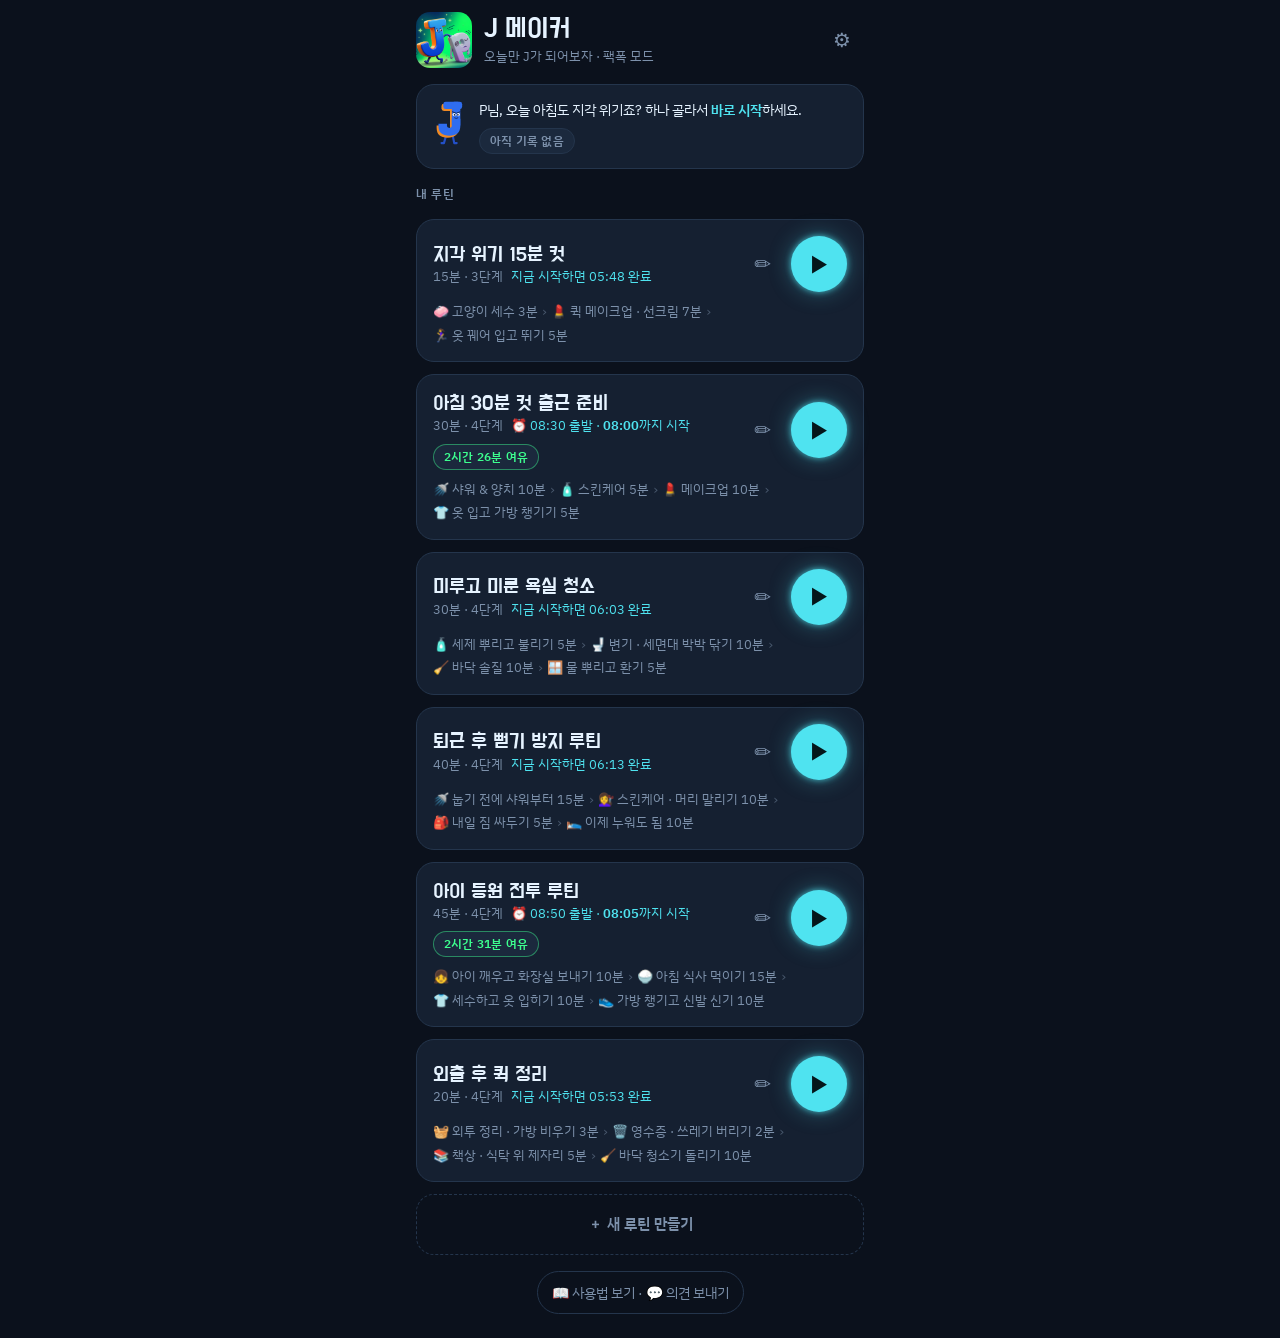
<file: index.html>
<!doctype html>
<html lang="ko" data-skin="neon">
<head>
<meta charset="utf-8">
<meta name="viewport" content="width=device-width, initial-scale=1, viewport-fit=cover">
<title>J 메이커</title>
<meta name="description" content="오늘만 J가 되어보자. 팩폭 알림으로 루틴을 끝까지 밀어주는 초 단위 루틴 타이머.">
<meta name="theme-color" content="#0b111c">
<meta name="apple-mobile-web-app-capable" content="yes">
<meta name="mobile-web-app-capable" content="yes">
<meta name="apple-mobile-web-app-status-bar-style" content="black-translucent">
<meta name="apple-mobile-web-app-title" content="J 메이커">
<link rel="manifest" href="manifest.webmanifest">
<link rel="icon" href="icons/icon-96.png">
<link rel="apple-touch-icon" href="icons/apple-touch-icon.png">
<link rel="preconnect" href="https://fonts.googleapis.com">
<link rel="preconnect" href="https://fonts.gstatic.com" crossorigin>
<link rel="stylesheet" href="https://fonts.googleapis.com/css2?family=Do+Hyeon&family=IBM+Plex+Sans+KR:wght@400;600&family=Jua&family=Press+Start+2P&display=swap">
<link rel="stylesheet" href="styles.css">
</head>
<body>
<!-- BODY:START -->
<main id="app" class="app" aria-live="polite"></main>
<div id="layer"></div>
<canvas id="confetti" hidden></canvas>
<!-- BODY:END -->
<script>window.JM_ICON = "icons/icon-192.png";</script>
<script src="media.js"></script>
<script src="app.js"></script>
<script>
  if ("serviceWorker" in navigator && location.protocol === "https:") {
    navigator.serviceWorker.register("sw.js").catch(function () {});
  }
</script>
</body>
</html>
</file>
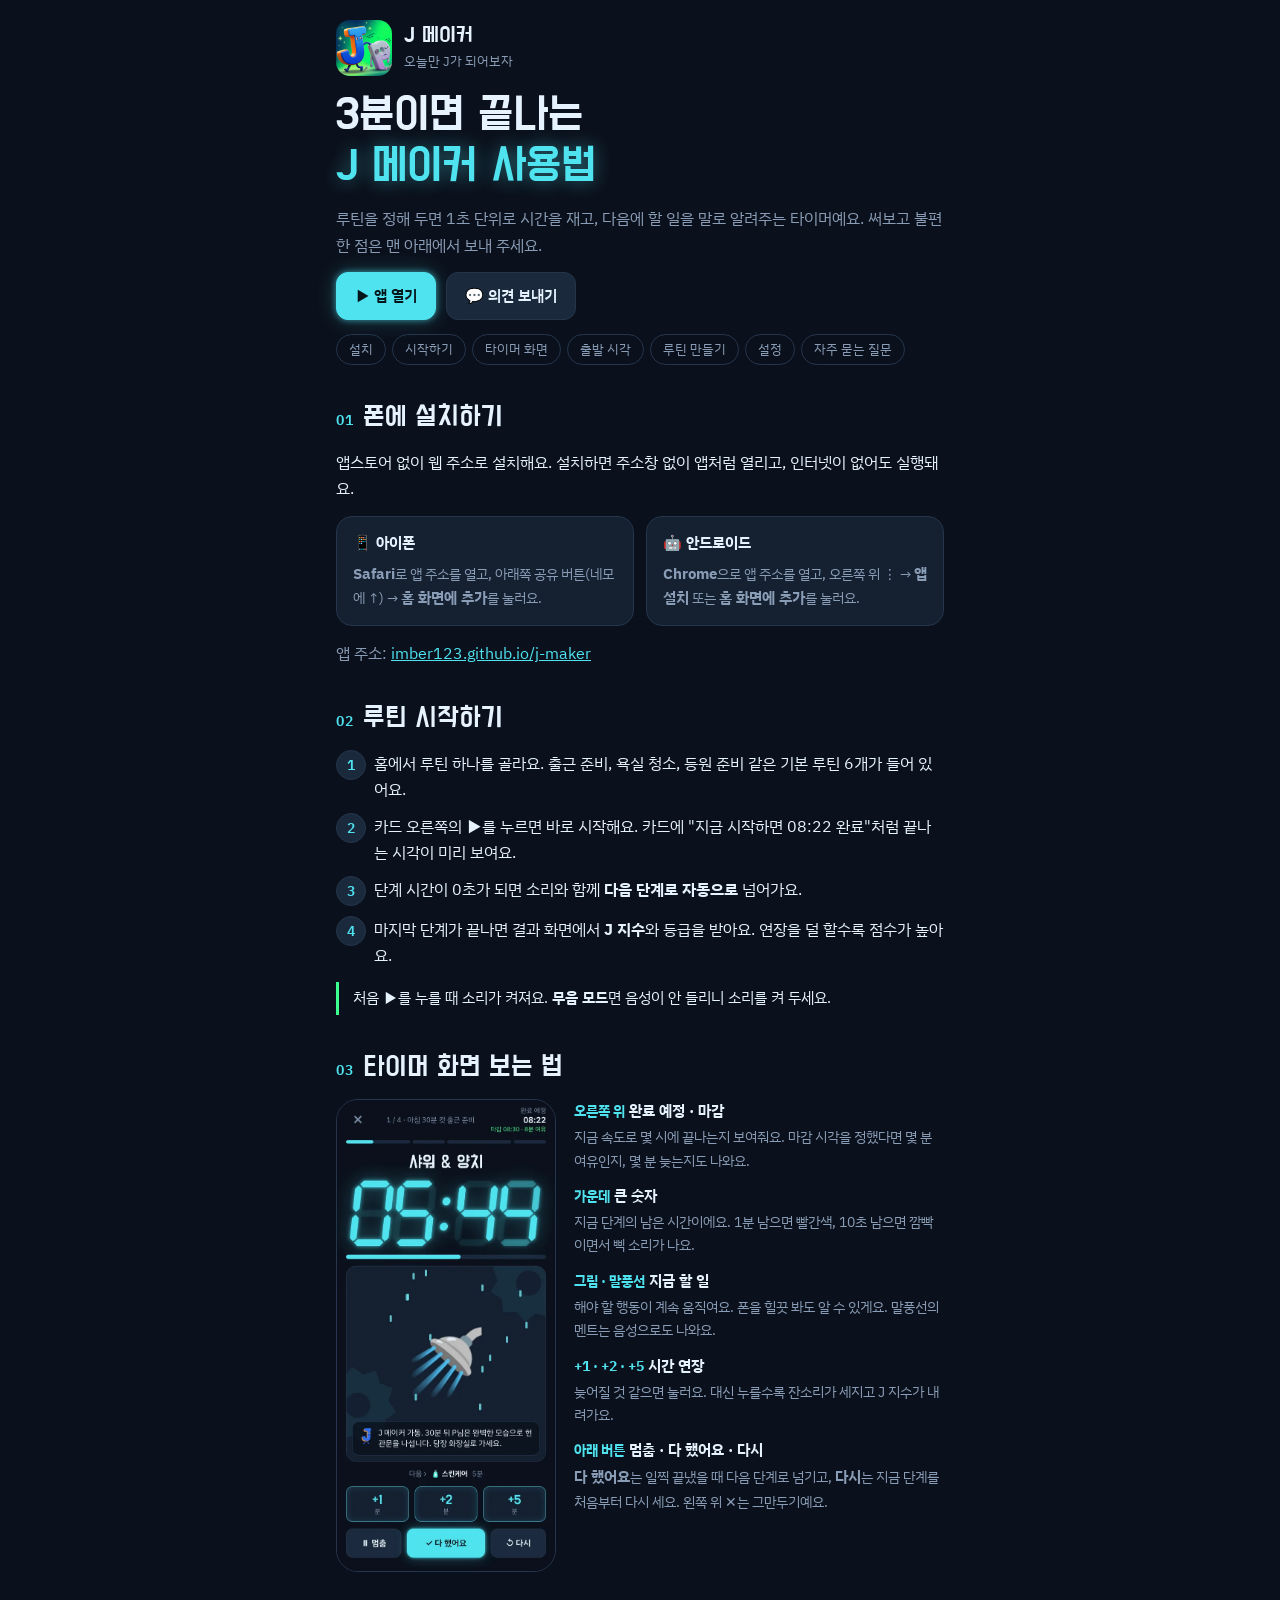
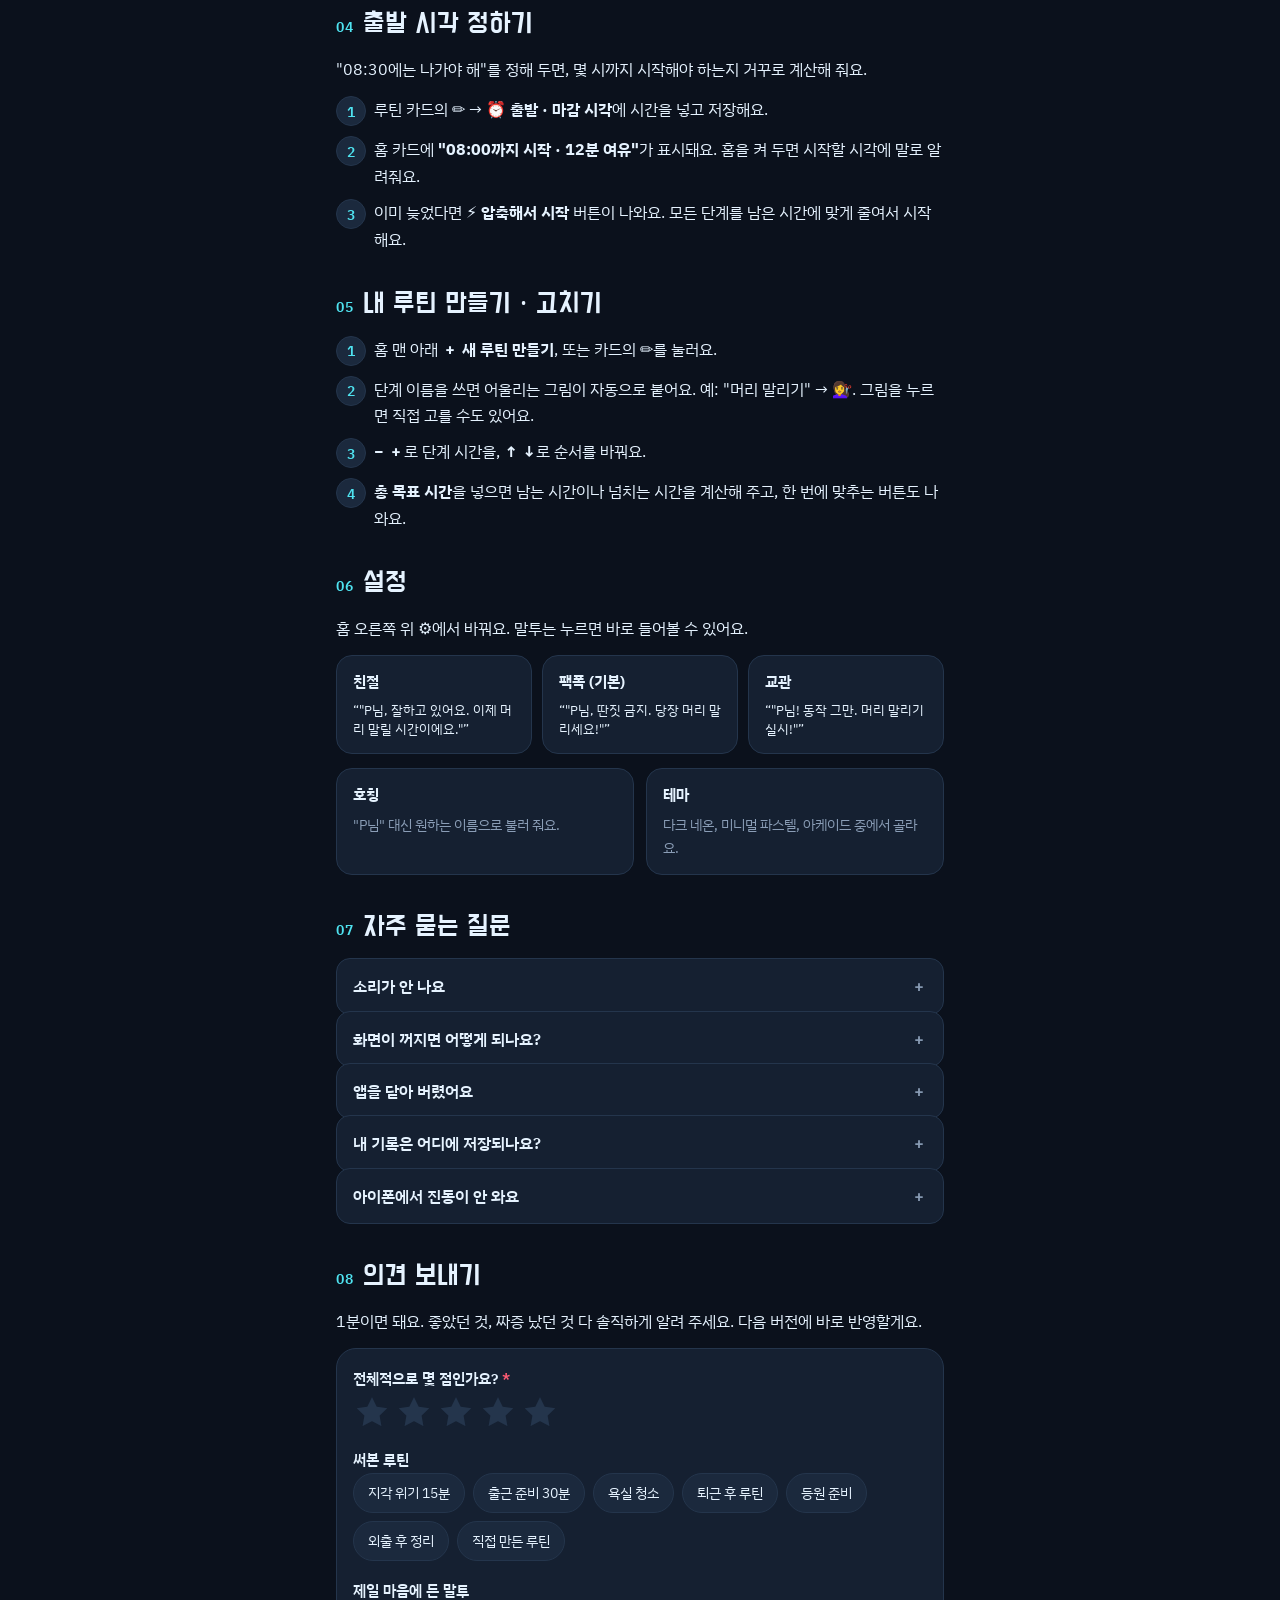
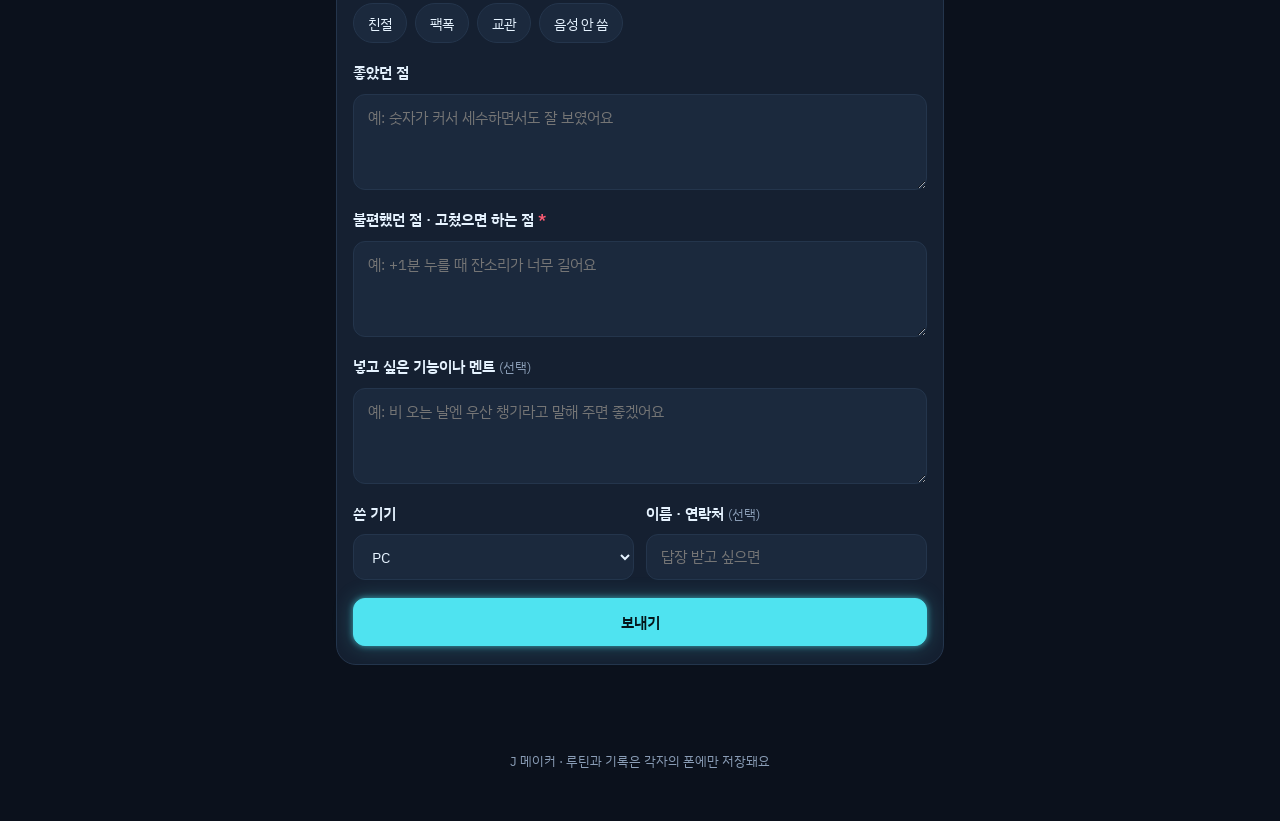
<file: guide/index.html>
<!doctype html>
<html lang="ko">
<head>
<meta charset="utf-8">
<meta name="viewport" content="width=device-width, initial-scale=1, viewport-fit=cover">
<title>J 메이커 사용법</title>
<meta name="description" content="J 메이커 3분 사용법과 의견 보내기">
<meta name="theme-color" content="#0b111c">
<link rel="icon" href="../icons/icon-96.png">
<link rel="preconnect" href="https://fonts.googleapis.com">
<link rel="preconnect" href="https://fonts.gstatic.com" crossorigin>
<link rel="stylesheet" href="https://fonts.googleapis.com/css2?family=Do+Hyeon&family=IBM+Plex+Sans+KR:wght@400;600&display=swap">
<style>
/* 앱과 같은 다크 네온 한 가지 톤. 폰에서 위에서 아래로 읽는 한 줄 문서 + 맨 아래 의견 폼 */
:root {
  --bg: #0b111c; --card: #152031; --card-2: #1b293d; --line: #24354c;
  --fg: #e6f3ff; --muted: #8a9db6; --accent: #4fe3f0; --accent-2: #3dff8f; --warn: #ff5c74; --ink: #04161a;
  --font-ui: "IBM Plex Sans KR", "Apple SD Gothic Neo", "Noto Sans KR", system-ui, sans-serif;
  --font-display: "Do Hyeon", "IBM Plex Sans KR", sans-serif;
  color-scheme: dark;
}
* { box-sizing: border-box; }
html { scroll-behavior: smooth; }
body { margin: 0; background: var(--bg); color: var(--fg); font: 16px/1.65 var(--font-ui); -webkit-text-size-adjust: 100%; }
a { color: var(--accent); }
:focus-visible { outline: 2px solid var(--accent); outline-offset: 2px; }
.wrap { max-width: 640px; margin: 0 auto; padding-left: max(16px, env(safe-area-inset-left, 0px)); padding-right: max(16px, env(safe-area-inset-right, 0px)); padding-block: 20px 48px; display: flex; flex-direction: column; gap: 36px; }

header.hero { display: flex; flex-direction: column; gap: 14px; }
.brand { display: flex; align-items: center; gap: 12px; }
.brand img { width: 56px; height: 56px; border-radius: 14px; }
.brand b { font-family: var(--font-display); font-weight: 400; font-size: 22px; display: block; line-height: 1.1; }
.brand small { color: var(--muted); font-size: 13px; }
h1 { margin: 0; font-family: var(--font-display); font-weight: 400; font-size: clamp(34px, 10vw, 46px); line-height: 1.1; text-wrap: balance; }
h1 em { font-style: normal; color: var(--accent); text-shadow: 0 0 18px rgba(79,227,240,.45); }
.lead { margin: 0; color: var(--muted); }
.cta { display: flex; gap: 10px; flex-wrap: wrap; }
.btn { display: inline-flex; align-items: center; justify-content: center; gap: 6px; min-height: 48px; padding: 0 18px; border-radius: 12px; border: 1px solid var(--line); background: var(--card-2); color: var(--fg); font: 600 15px var(--font-ui); text-decoration: none; cursor: pointer; }
.btn.primary { background: var(--accent); color: var(--ink); border-color: var(--accent); box-shadow: 0 0 6px rgba(79,227,240,.6), 0 0 20px rgba(79,227,240,.25); }
.btn:active { transform: scale(.97); }

nav.toc { display: flex; gap: 6px; flex-wrap: wrap; }
nav.toc a { font-size: 13px; text-decoration: none; color: var(--muted); border: 1px solid var(--line); border-radius: 99px; padding: 4px 12px; }

section { display: flex; flex-direction: column; gap: 14px; scroll-margin-top: 16px; }
h2 { margin: 0; font-family: var(--font-display); font-weight: 400; font-size: 28px; line-height: 1.2; display: flex; align-items: baseline; gap: 10px; }
h2 .n { font-size: 14px; color: var(--accent); font-family: var(--font-ui); font-weight: 600; letter-spacing: .04em; }
h3 { margin: 0; font-size: 16px; }
p { margin: 0; }
.muted { color: var(--muted); }
ol.steps { margin: 0; padding: 0; list-style: none; counter-reset: s; display: flex; flex-direction: column; gap: 10px; }
ol.steps li { counter-increment: s; display: grid; grid-template-columns: 28px 1fr; gap: 10px; align-items: start; }
ol.steps li::before { content: counter(s); width: 28px; height: 28px; border-radius: 50%; display: grid; place-items: center; background: var(--card-2); border: 1px solid var(--line); color: var(--accent); font-weight: 600; font-size: 14px; }
.duo { display: grid; grid-template-columns: 1fr 1fr; gap: 12px; }
.box { background: var(--card); border: 1px solid var(--line); border-radius: 16px; padding: 14px 16px; display: flex; flex-direction: column; gap: 6px; min-width: 0; }
.box b { font-size: 15px; }
.box p { font-size: 14px; color: var(--muted); }

.shot { display: grid; grid-template-columns: minmax(0, 220px) 1fr; gap: 18px; align-items: start; }
.shot img { width: 100%; height: auto; border-radius: 22px; border: 1px solid var(--line); display: block; }
.legend { margin: 0; padding: 0; list-style: none; display: flex; flex-direction: column; gap: 12px; }
.legend li { display: flex; flex-direction: column; gap: 2px; }
.legend b { font-size: 15px; }
.legend span { font-size: 14px; color: var(--muted); }
.legend .tag { color: var(--accent); }

.tones { display: grid; grid-template-columns: repeat(3, 1fr); gap: 10px; }
.tones .box q { font-size: 13px; line-height: 1.45; color: var(--fg); }
.tip { border-left: 3px solid var(--accent-2); padding: 4px 0 4px 14px; color: var(--fg); font-size: 15px; }

details { background: var(--card); border: 1px solid var(--line); border-radius: 14px; padding: 0 16px; }
details + details { margin-top: -4px; }
summary { cursor: pointer; padding: 14px 0; font-weight: 600; list-style: none; display: flex; justify-content: space-between; gap: 10px; }
summary::-webkit-details-marker { display: none; }
summary::after { content: "＋"; color: var(--muted); }
details[open] summary::after { content: "−"; }
details p { padding-bottom: 14px; color: var(--muted); font-size: 15px; }

/* 의견 폼 */
form { background: var(--card); border: 1px solid var(--line); border-radius: 20px; padding: 18px 16px; display: flex; flex-direction: column; gap: 18px; }
fieldset { border: 0; margin: 0; padding: 0; display: flex; flex-direction: column; gap: 8px; min-width: 0; }
legend, label.q { font-weight: 600; font-size: 15px; padding: 0; }
.q small { font-weight: 400; color: var(--muted); }
.req { color: var(--warn); }
.chips { display: flex; flex-wrap: wrap; gap: 8px; }
.chips label { position: relative; }
.chips input { position: absolute; opacity: 0; inset: 0; margin: 0; cursor: pointer; }
.chips span { display: inline-flex; align-items: center; min-height: 40px; padding: 0 14px; border-radius: 99px; background: var(--card-2); border: 1px solid var(--line); font-size: 14px; }
.chips input:checked + span { border-color: var(--accent); color: var(--accent); background: rgba(79,227,240,.08); }
.chips input:focus-visible + span { outline: 2px solid var(--accent); outline-offset: 2px; }
.stars { display: flex; flex-direction: row-reverse; justify-content: flex-end; gap: 4px; }
.stars input { position: absolute; opacity: 0; width: 1px; height: 1px; }
.stars label { font-size: 34px; line-height: 1; color: var(--line); cursor: pointer; padding: 2px; }
.stars input:checked ~ label, .stars label:hover, .stars label:hover ~ label { color: #ffd23f; }
.stars input:focus-visible + label { outline: 2px solid var(--accent); border-radius: 6px; }
textarea, select, input[type=text] { width: 100%; border-radius: 12px; border: 1px solid var(--line); background: var(--card-2); color: var(--fg); font: 15px/1.5 var(--font-ui); padding: 12px 14px; }
textarea { min-height: 96px; resize: vertical; }
select, input[type=text] { min-height: 46px; padding-block: 0; }
textarea:focus, select:focus, input:focus { outline: none; border-color: var(--accent); }
.row2 { display: grid; grid-template-columns: 1fr 1fr; gap: 12px; }
.err { color: var(--warn); font-size: 14px; }
.done-msg { text-align: center; display: flex; flex-direction: column; gap: 10px; align-items: center; padding: 18px 0; }
.done-msg .big { font-family: var(--font-display); font-size: 30px; color: var(--accent-2); }
.copybox { white-space: pre-wrap; text-align: left; width: 100%; background: var(--card-2); border: 1px solid var(--line); border-radius: 12px; padding: 12px; font-size: 13px; user-select: all; }
footer { color: var(--muted); font-size: 13px; text-align: center; }

@media (max-width: 520px) {
  .shot { grid-template-columns: 1fr; }
  .shot img { max-width: 260px; margin: 0 auto; }
  .tones { grid-template-columns: 1fr; }
  .duo, .row2 { grid-template-columns: 1fr; }
}
@media (prefers-reduced-motion: reduce) { html { scroll-behavior: auto; } .btn:active { transform: none; } }
</style>
</head>
<body>
<div class="wrap">

<header class="hero">
  <div class="brand"><img src="../icons/icon-192.png" alt="J 메이커 아이콘" width="56" height="56"><div><b>J 메이커</b><small>오늘만 J가 되어보자</small></div></div>
  <h1>3분이면 끝나는<br><em>J 메이커 사용법</em></h1>
  <p class="lead">루틴을 정해 두면 1초 단위로 시간을 재고, 다음에 할 일을 말로 알려주는 타이머예요. 써보고 불편한 점은 맨 아래에서 보내 주세요.</p>
  <div class="cta"><a class="btn primary" href="../">▶ 앱 열기</a><a class="btn" href="#feedback">💬 의견 보내기</a></div>
  <nav class="toc" aria-label="목차">
    <a href="#install">설치</a><a href="#start">시작하기</a><a href="#timer">타이머 화면</a><a href="#deadline">출발 시각</a><a href="#make">루틴 만들기</a><a href="#settings">설정</a><a href="#faq">자주 묻는 질문</a>
  </nav>
</header>

<section id="install">
  <h2><span class="n">01</span>폰에 설치하기</h2>
  <p>앱스토어 없이 웹 주소로 설치해요. 설치하면 주소창 없이 앱처럼 열리고, 인터넷이 없어도 실행돼요.</p>
  <div class="duo">
    <div class="box"><b>📱 아이폰</b><p><b>Safari</b>로 앱 주소를 열고, 아래쪽 공유 버튼(네모에 ↑) → <b>홈 화면에 추가</b>를 눌러요.</p></div>
    <div class="box"><b>🤖 안드로이드</b><p><b>Chrome</b>으로 앱 주소를 열고, 오른쪽 위 ⋮ → <b>앱 설치</b> 또는 <b>홈 화면에 추가</b>를 눌러요.</p></div>
  </div>
  <p class="muted">앱 주소: <a href="../">imber123.github.io/j-maker</a></p>
</section>

<section id="start">
  <h2><span class="n">02</span>루틴 시작하기</h2>
  <ol class="steps">
    <li><span>홈에서 루틴 하나를 골라요. 출근 준비, 욕실 청소, 등원 준비 같은 기본 루틴 6개가 들어 있어요.</span></li>
    <li><span>카드 오른쪽의 <b>▶</b>를 누르면 바로 시작해요. 카드에 "지금 시작하면 08:22 완료"처럼 끝나는 시각이 미리 보여요.</span></li>
    <li><span>단계 시간이 0초가 되면 소리와 함께 <b>다음 단계로 자동으로</b> 넘어가요.</span></li>
    <li><span>마지막 단계가 끝나면 결과 화면에서 <b>J 지수</b>와 등급을 받아요. 연장을 덜 할수록 점수가 높아요.</span></li>
  </ol>
  <p class="tip">처음 ▶를 누를 때 소리가 켜져요. <b>무음 모드</b>면 음성이 안 들리니 소리를 켜 두세요.</p>
</section>

<section id="timer">
  <h2><span class="n">03</span>타이머 화면 보는 법</h2>
  <div class="shot">
    <img src="timer.webp" alt="타이머 화면: 위쪽에 완료 예정 시각, 가운데 큰 숫자 05:44, 샤워 애니메이션과 말풍선, 아래쪽에 +1 +2 +5분 버튼과 멈춤, 다 했어요, 다시 버튼" width="585" height="1266" loading="lazy">
    <ul class="legend">
      <li><b><span class="tag">오른쪽 위</span> 완료 예정 · 마감</b><span>지금 속도로 몇 시에 끝나는지 보여줘요. 마감 시각을 정했다면 몇 분 여유인지, 몇 분 늦는지도 나와요.</span></li>
      <li><b><span class="tag">가운데</span> 큰 숫자</b><span>지금 단계의 남은 시간이에요. 1분 남으면 빨간색, 10초 남으면 깜빡이면서 삑 소리가 나요.</span></li>
      <li><b><span class="tag">그림 · 말풍선</span> 지금 할 일</b><span>해야 할 행동이 계속 움직여요. 폰을 힐끗 봐도 알 수 있게요. 말풍선의 멘트는 음성으로도 나와요.</span></li>
      <li><b><span class="tag">+1 · +2 · +5</span> 시간 연장</b><span>늦어질 것 같으면 눌러요. 대신 누를수록 잔소리가 세지고 J 지수가 내려가요.</span></li>
      <li><b><span class="tag">아래 버튼</span> 멈춤 · 다 했어요 · 다시</b><span><b>다 했어요</b>는 일찍 끝냈을 때 다음 단계로 넘기고, <b>다시</b>는 지금 단계를 처음부터 다시 세요. 왼쪽 위 ✕는 그만두기예요.</span></li>
    </ul>
  </div>
</section>

<section id="deadline">
  <h2><span class="n">04</span>출발 시각 정하기</h2>
  <p>"08:30에는 나가야 해"를 정해 두면, 몇 시까지 시작해야 하는지 거꾸로 계산해 줘요.</p>
  <ol class="steps">
    <li><span>루틴 카드의 ✏️ → <b>⏰ 출발 · 마감 시각</b>에 시간을 넣고 저장해요.</span></li>
    <li><span>홈 카드에 <b>"08:00까지 시작 · 12분 여유"</b>가 표시돼요. 홈을 켜 두면 시작할 시각에 말로 알려줘요.</span></li>
    <li><span>이미 늦었다면 <b>⚡ 압축해서 시작</b> 버튼이 나와요. 모든 단계를 남은 시간에 맞게 줄여서 시작해요.</span></li>
  </ol>
</section>

<section id="make">
  <h2><span class="n">05</span>내 루틴 만들기 · 고치기</h2>
  <ol class="steps">
    <li><span>홈 맨 아래 <b>＋ 새 루틴 만들기</b>, 또는 카드의 ✏️를 눌러요.</span></li>
    <li><span>단계 이름을 쓰면 어울리는 그림이 자동으로 붙어요. 예: "머리 말리기" → 💇‍♀️. 그림을 누르면 직접 고를 수도 있어요.</span></li>
    <li><span><b>−  ＋</b>로 단계 시간을, <b>↑ ↓</b>로 순서를 바꿔요.</span></li>
    <li><span><b>총 목표 시간</b>을 넣으면 남는 시간이나 넘치는 시간을 계산해 주고, 한 번에 맞추는 버튼도 나와요.</span></li>
  </ol>
</section>

<section id="settings">
  <h2><span class="n">06</span>설정</h2>
  <p>홈 오른쪽 위 ⚙️에서 바꿔요. 말투는 누르면 바로 들어볼 수 있어요.</p>
  <div class="tones">
    <div class="box"><b>친절</b><q>"P님, 잘하고 있어요. 이제 머리 말릴 시간이에요."</q></div>
    <div class="box"><b>팩폭 (기본)</b><q>"P님, 딴짓 금지. 당장 머리 말리세요!"</q></div>
    <div class="box"><b>교관</b><q>"P님! 동작 그만. 머리 말리기 실시!"</q></div>
  </div>
  <div class="duo">
    <div class="box"><b>호칭</b><p>"P님" 대신 원하는 이름으로 불러 줘요.</p></div>
    <div class="box"><b>테마</b><p>다크 네온, 미니멀 파스텔, 아케이드 중에서 골라요.</p></div>
  </div>
</section>

<section id="faq">
  <h2><span class="n">07</span>자주 묻는 질문</h2>
  <div>
    <details><summary>소리가 안 나요</summary><p>무음 모드인지 확인해 주세요. 소리는 ▶를 처음 눌렀을 때부터 나요. 일부 안드로이드 폰은 한국어 음성이 설치돼 있지 않을 수 있어요(설정 → 텍스트 음성 변환).</p></details>
    <details><summary>화면이 꺼지면 어떻게 되나요?</summary><p>타이머가 도는 동안은 화면이 꺼지지 않게 해 둬요. 다른 앱으로 가거나 화면을 끄면 알림이 늦어질 수 있어요. 다시 열면 흐른 시간만큼 따라잡아요. 폰을 세면대나 화장대에 세워 두고 쓰는 걸 추천해요.</p></details>
    <details><summary>앱을 닫아 버렸어요</summary><p>4시간 안에 다시 열면 "이어서 할까요?"가 나와요. 그동안 흐른 시간은 반영돼요.</p></details>
    <details><summary>내 기록은 어디에 저장되나요?</summary><p>루틴과 기록은 모두 내 폰 브라우저에만 저장돼요. 회원가입이 없고, 다른 사람이 볼 수 없어요. 대신 브라우저 데이터를 지우면 같이 지워져요.</p></details>
    <details><summary>아이폰에서 진동이 안 와요</summary><p>아이폰 Safari는 웹앱 진동을 지원하지 않아요. 안드로이드에서만 진동해요.</p></details>
  </div>
</section>

<section id="feedback">
  <h2><span class="n">08</span>의견 보내기</h2>
  <p>1분이면 돼요. 좋았던 것, 짜증 났던 것 다 솔직하게 알려 주세요. 다음 버전에 바로 반영할게요.</p>
  <form id="fb" novalidate>
    <fieldset>
      <legend>전체적으로 몇 점인가요? <span class="req">*</span></legend>
      <div class="stars" role="radiogroup" aria-label="별점">
        <input type="radio" name="rating" id="r5" value="5"><label for="r5" aria-label="5점">★</label>
        <input type="radio" name="rating" id="r4" value="4"><label for="r4" aria-label="4점">★</label>
        <input type="radio" name="rating" id="r3" value="3"><label for="r3" aria-label="3점">★</label>
        <input type="radio" name="rating" id="r2" value="2"><label for="r2" aria-label="2점">★</label>
        <input type="radio" name="rating" id="r1" value="1"><label for="r1" aria-label="1점">★</label>
      </div>
    </fieldset>
    <fieldset>
      <legend>써본 루틴</legend>
      <div class="chips">
        <label><input type="radio" name="routine" value="지각 위기 15분 컷"><span>지각 위기 15분</span></label>
        <label><input type="radio" name="routine" value="아침 30분 컷 출근 준비"><span>출근 준비 30분</span></label>
        <label><input type="radio" name="routine" value="미루고 미룬 욕실 청소"><span>욕실 청소</span></label>
        <label><input type="radio" name="routine" value="퇴근 후 뻗기 방지 루틴"><span>퇴근 후 루틴</span></label>
        <label><input type="radio" name="routine" value="아이 등원 전투 루틴"><span>등원 준비</span></label>
        <label><input type="radio" name="routine" value="외출 후 퀵 정리"><span>외출 후 정리</span></label>
        <label><input type="radio" name="routine" value="직접 만든 루틴"><span>직접 만든 루틴</span></label>
      </div>
    </fieldset>
    <fieldset>
      <legend>제일 마음에 든 말투</legend>
      <div class="chips">
        <label><input type="radio" name="tone" value="친절"><span>친절</span></label>
        <label><input type="radio" name="tone" value="팩폭"><span>팩폭</span></label>
        <label><input type="radio" name="tone" value="교관"><span>교관</span></label>
        <label><input type="radio" name="tone" value="음성 안 씀"><span>음성 안 씀</span></label>
      </div>
    </fieldset>
    <fieldset>
      <label class="q" for="fb-good">좋았던 점</label>
      <textarea id="fb-good" name="good" placeholder="예: 숫자가 커서 세수하면서도 잘 보였어요"></textarea>
    </fieldset>
    <fieldset>
      <label class="q" for="fb-bad">불편했던 점 · 고쳤으면 하는 점 <span class="req">*</span></label>
      <textarea id="fb-bad" name="bad" placeholder="예: +1분 누를 때 잔소리가 너무 길어요"></textarea>
    </fieldset>
    <fieldset>
      <label class="q" for="fb-idea">넣고 싶은 기능이나 멘트 <small>(선택)</small></label>
      <textarea id="fb-idea" name="idea" placeholder="예: 비 오는 날엔 우산 챙기라고 말해 주면 좋겠어요"></textarea>
    </fieldset>
    <div class="row2">
      <fieldset>
        <label class="q" for="fb-device">쓴 기기</label>
        <select id="fb-device" name="device">
          <option value="아이폰">아이폰</option><option value="안드로이드">안드로이드</option><option value="PC">PC</option><option value="기타">기타</option>
        </select>
      </fieldset>
      <fieldset>
        <label class="q" for="fb-name">이름 · 연락처 <small>(선택)</small></label>
        <input type="text" id="fb-name" name="name" maxlength="40" placeholder="답장 받고 싶으면">
      </fieldset>
    </div>
    <p class="err" id="fb-err" role="alert" hidden></p>
    <button class="btn primary" type="submit" id="fb-send">보내기</button>
  </form>
  <div class="done-msg" id="fb-done" hidden></div>
</section>

<footer>J 메이커 · 루틴과 기록은 각자의 폰에만 저장돼요</footer>
</div>

<script>
/* 의견은 구글 폼으로 보냅니다. 아래 GOOGLE_FORM을 채우면 '보내기'가 바로 폼에 제출되고,
   비어 있으면 카톡으로 보낼 수 있게 정리된 문구를 복사해 줍니다. */
var GOOGLE_FORM = {
  action: '', // 예: 'https://docs.google.com/forms/d/e/폼ID/formResponse'
  entries: { rating: '', routine: '', tone: '', good: '', bad: '', idea: '', device: '', name: '' }, // 예: 'entry.123456789'
};

(function () {
  var form = document.getElementById('fb');
  var err = document.getElementById('fb-err');
  var done = document.getElementById('fb-done');
  var KEY = 'jm.feedback-draft';
  var LABELS = { rating: '별점', routine: '써본 루틴', tone: '말투', good: '좋았던 점', bad: '불편한 점', idea: '넣고 싶은 것', device: '기기', name: '이름' };

  var ua = navigator.userAgent;
  form.device.value = /iPhone|iPad|iPod/.test(ua) ? '아이폰' : /Android/.test(ua) ? '안드로이드' : /Windows|Macintosh|Linux/.test(ua) ? 'PC' : '기타';

  function values() {
    var v = {};
    ['rating', 'routine', 'tone'].forEach(function (k) { var c = form.querySelector('input[name=' + k + ']:checked'); v[k] = c ? c.value : ''; });
    ['good', 'bad', 'idea', 'device', 'name'].forEach(function (k) { v[k] = form[k].value.trim(); });
    return v;
  }
  // 쓰다 만 내용은 이 폰에 임시 저장
  try {
    var d = JSON.parse(localStorage.getItem(KEY) || 'null');
    if (d) Object.keys(d).forEach(function (k) {
      if (!d[k]) return;
      var r = form.querySelector('input[name=' + k + '][value="' + String(d[k]).replace(/"/g, '') + '"]');
      if (r) r.checked = true; else if (form[k] && form[k].tagName) form[k].value = d[k];
    });
  } catch (e) {}
  form.addEventListener('input', function () { if (!err.hidden) showErr(''); try { localStorage.setItem(KEY, JSON.stringify(values())); } catch (e) {} });

  function showErr(msg) { err.textContent = msg; err.hidden = !msg; }
  function asText(v) {
    return '[J 메이커 의견]\n' + Object.keys(LABELS).filter(function (k) { return v[k]; })
      .map(function (k) { return '· ' + LABELS[k] + ': ' + (k === 'rating' ? '★'.repeat(+v[k]) + ' (' + v[k] + '점)' : v[k]); }).join('\n');
  }
  function finish(html) {
    form.hidden = true; done.hidden = false; done.innerHTML = html;
    try { localStorage.removeItem(KEY); } catch (e) {}
    done.scrollIntoView({ block: 'center' });
  }

  form.addEventListener('submit', function (e) {
    e.preventDefault();
    var v = values();
    if (!v.rating) return showErr('별점을 골라 주세요.');
    if (!v.bad) { form.bad.focus(); return showErr('불편했던 점을 한 줄이라도 적어 주세요. 없으면 "없음"도 좋아요.'); }
    showErr('');
    var g = GOOGLE_FORM;
    if (g.action && g.entries.bad) {
      var body = new URLSearchParams();
      Object.keys(g.entries).forEach(function (k) { if (g.entries[k] && v[k]) body.append(g.entries[k], v[k]); });
      var btn = document.getElementById('fb-send'); btn.disabled = true; btn.textContent = '보내는 중…';
      // 구글 폼은 다른 사이트의 응답 내용을 읽을 수 없게 막아 두므로(no-cors) 전송만 확인합니다.
      fetch(g.action, { method: 'POST', mode: 'no-cors', body: body })
        .then(function () { finish('<div class="big">고마워요! 🙌</div><p>의견이 잘 전달됐어요. 다음 버전에서 만나요.</p><a class="btn" href="../">앱으로 돌아가기</a>'); })
        .catch(function () { btn.disabled = false; btn.textContent = '보내기'; showErr('인터넷 연결을 확인하고 다시 눌러 주세요.'); });
      return;
    }
    // 폼이 아직 연결되지 않았을 때: 카톡으로 보낼 문구를 복사
    var text = asText(v);
    finish('<div class="big">거의 다 됐어요!</div><p>아래 내용을 복사해서 앱을 알려준 사람에게 카톡으로 보내 주세요.</p><div class="copybox" id="fb-copy"></div><button class="btn primary" type="button" id="fb-copybtn">📋 복사하기</button>');
    document.getElementById('fb-copy').textContent = text;
    document.getElementById('fb-copybtn').addEventListener('click', function () {
      var b = this;
      var ok = function () { b.textContent = '✓ 복사했어요'; };
      if (navigator.clipboard && navigator.clipboard.writeText) navigator.clipboard.writeText(text).then(ok, function () { selectCopy(); });
      else selectCopy();
    });
    function selectCopy() { var r = document.createRange(); r.selectNodeContents(document.getElementById('fb-copy')); var s = getSelection(); s.removeAllRanges(); s.addRange(r); }
  });
})();
</script>
</body>
</html>
</file>
<file: styles.css>
/* J 메이커 — 한 손으로 쥐는 세로 화면 하나. 타이머 화면은 "한눈에 보이는 거대한 숫자 + 지금 할 행동" 두 가지만 크게.
   스킨은 html[data-skin]으로 바꿉니다 (neon 기본, pastel, arcade). */
:root {
  --bg: #0b111c;
  --bg-2: #111a28;
  --card: #152031;
  --card-2: #1b293d;
  --line: #24354c;
  --fg: #e6f3ff;
  --muted: #7d91ab;
  --accent: #4fe3f0;        /* 네온 시안: 타이머, 진행바 */
  --accent-2: #3dff8f;      /* 네온 그린: 아이콘의 배경색, 완료/긍정 */
  --accent-ink: #04161a;
  --warn: #ff3b5c;          /* 1분 이하 경고 */
  --seg-off: rgba(79, 227, 240, .07);
  --glow: 0 0 6px rgba(79, 227, 240, .75), 0 0 22px rgba(79, 227, 240, .35);
  --radius: 18px;
  --radius-s: 12px;
  --border-w: 1px;
  --font-ui: "IBM Plex Sans KR", "Apple SD Gothic Neo", "Noto Sans KR", system-ui, sans-serif;
  --font-display: "Do Hyeon", "IBM Plex Sans KR", "Apple SD Gothic Neo", sans-serif;
  --font-digits: "Do Hyeon", ui-monospace, monospace;
  color-scheme: dark;
}
:root[data-skin="pastel"] {
  --hue: 165;
  --bg: hsl(var(--hue) 60% 94%);
  --bg-2: hsl(calc(var(--hue) + 40) 70% 95%);
  --card: rgba(255, 255, 255, .72);
  --card-2: rgba(255, 255, 255, .9);
  --line: hsl(var(--hue) 25% 84%);
  --fg: #3a3550;
  --muted: #827b9b;
  --accent: #8473f0;
  --accent-2: #3fb894;
  --accent-ink: #ffffff;
  --warn: #f2667a;
  --seg-off: transparent;
  --glow: none;
  --radius: 26px;
  --radius-s: 18px;
  --font-display: "Jua", "IBM Plex Sans KR", sans-serif;
  --font-digits: "Jua", "IBM Plex Sans KR", sans-serif;
  color-scheme: light;
}
:root[data-skin="arcade"] {
  --bg: #150b30;
  --bg-2: #1d1042;
  --card: #241450;
  --card-2: #2f1b66;
  --line: #5a3fb0;
  --fg: #fff6d6;
  --muted: #a99be0;
  --accent: #ffd23f;
  --accent-2: #3dff7a;
  --accent-ink: #1b0f3a;
  --warn: #ff3d5a;
  --seg-off: transparent;
  --glow: none;
  --radius: 0px;
  --radius-s: 0px;
  --border-w: 3px;
  --font-display: "Do Hyeon", sans-serif;
  --font-digits: "Press Start 2P", ui-monospace, monospace;
  color-scheme: dark;
}

* { box-sizing: border-box; }
html, body { height: 100%; }
body {
  margin: 0;
  background: var(--bg);
  color: var(--fg);
  font-family: var(--font-ui);
  font-size: 15px;
  line-height: 1.5;
  -webkit-tap-highlight-color: transparent;
  overscroll-behavior: none;
}
:root[data-skin="pastel"] body {
  background: linear-gradient(160deg, var(--bg), var(--bg-2));
  background-attachment: fixed;
  transition: background 2s linear;
}
:root[data-skin="arcade"] body {
  background-color: var(--bg);
  background-image:
    linear-gradient(rgba(255,255,255,.035) 2px, transparent 2px),
    linear-gradient(90deg, rgba(255,255,255,.035) 2px, transparent 2px);
  background-size: 16px 16px;
}
button, input, select { font: inherit; color: inherit; }
button { cursor: pointer; border: 0; background: none; padding: 0; }
:focus-visible { outline: 2px solid var(--accent); outline-offset: 2px; }

.app {
  max-width: 480px;
  margin: 0 auto;
  min-height: 100%;
  padding-left: max(16px, env(safe-area-inset-left, 0px));
  padding-right: max(16px, env(safe-area-inset-right, 0px));
  padding-block: 12px 24px;
}
.view { display: flex; flex-direction: column; gap: 16px; }

/* ---------- 공통 부품 ---------- */
.card {
  background: var(--card);
  border: var(--border-w) solid var(--line);
  border-radius: var(--radius);
}
:root[data-skin="pastel"] .card { border-color: transparent; box-shadow: 0 8px 24px rgba(90, 70, 160, .10); backdrop-filter: blur(8px); }
:root[data-skin="arcade"] .card { box-shadow: 4px 4px 0 #000; }

.btn {
  display: inline-flex; align-items: center; justify-content: center; gap: 6px;
  min-height: 44px; padding: 0 16px;
  border-radius: var(--radius-s);
  background: var(--card-2);
  border: var(--border-w) solid var(--line);
  font-weight: 600;
}
.btn.primary { background: var(--accent); color: var(--accent-ink); border-color: var(--accent); }
.btn.danger { color: var(--warn); }
.btn.ghost { background: transparent; }
.btn:active { transform: scale(.97); }
:root[data-skin="neon"] .btn.primary, :root:not([data-skin]) .btn.primary { box-shadow: var(--glow); }
:root[data-skin="arcade"] .btn { box-shadow: 3px 3px 0 #000; }
:root[data-skin="arcade"] .btn:active { transform: translate(3px, 3px); box-shadow: none; }

.icon-btn {
  width: 44px; height: 44px; display: grid; place-items: center;
  border-radius: 50%; font-size: 20px; color: var(--muted);
}
:root[data-skin="arcade"] .icon-btn { border-radius: 0; }
.icon-btn:active { background: var(--card-2); }

.chip {
  display: inline-flex; align-items: center; gap: 4px;
  padding: 3px 10px; border-radius: 999px;
  font-size: 12px; font-weight: 600; letter-spacing: .02em;
  background: var(--card-2); color: var(--muted);
  border: var(--border-w) solid var(--line);
}
:root[data-skin="arcade"] .chip { border-radius: 0; }
.chip.hot { color: var(--accent-2); border-color: color-mix(in srgb, var(--accent-2) 50%, transparent); }

.label { font-size: 12px; font-weight: 600; letter-spacing: .06em; color: var(--muted); }

/* ---------- 홈 ---------- */
.home-head { display: flex; align-items: center; gap: 12px; }
.home-head img { width: 56px; height: 56px; border-radius: 14px; flex: none; }
:root[data-skin="arcade"] .home-head img { border-radius: 0; image-rendering: pixelated; }
.home-head h1 { margin: 0; font-family: var(--font-display); font-weight: 400; font-size: 28px; line-height: 1.1; }
.home-head p { margin: 2px 0 0; color: var(--muted); font-size: 13px; }
.home-head .grow { flex: 1; min-width: 0; }

.hero-line {
  padding: 14px 16px;
  display: flex; gap: 12px; align-items: center;
}
.hero-line .say { flex: 1; min-width: 0; font-size: 14px; }
.hero-line .say b { color: var(--accent); font-weight: 600; }
.hero-stats { display: flex; gap: 6px; flex-wrap: wrap; }

.routine-list { display: flex; flex-direction: column; gap: 12px; }
.routine {
  display: grid; grid-template-columns: 1fr auto; gap: 10px 12px; align-items: center;
  padding: 16px;
}
.routine h3 { margin: 0; font-family: var(--font-display); font-weight: 400; font-size: 21px; line-height: 1.2; }
.routine .meta { display: flex; gap: 8px; flex-wrap: wrap; align-items: center; color: var(--muted); font-size: 13px; }
.routine .meta .eta { color: var(--accent); }
.routine .chain {
  grid-column: 1 / -1;
  display: flex; flex-wrap: wrap; gap: 4px 2px; align-items: center;
  font-size: 13px; color: var(--muted);
}
.routine .chain span { white-space: nowrap; }
.routine .chain i { font-style: normal; opacity: .5; padding: 0 2px; }
.routine .actions { display: flex; gap: 6px; align-items: center; }
.play {
  width: 56px; height: 56px; border-radius: 50%;
  display: grid; place-items: center;
  background: var(--accent); color: var(--accent-ink);
  font-size: 22px; box-shadow: var(--glow);
}
:root[data-skin="arcade"] .play { border-radius: 0; box-shadow: 4px 4px 0 #000; }
.add-card {
  padding: 18px; text-align: center; color: var(--muted);
  border-style: dashed; background: transparent; width: 100%;
  font-weight: 600;
}

/* ---------- 에디터 ---------- */
.ed-top { display: flex; align-items: center; gap: 8px; }
.ed-top h2 { margin: 0; flex: 1; font-family: var(--font-display); font-weight: 400; font-size: 24px; }
.field { display: flex; flex-direction: column; gap: 6px; }
.input {
  width: 100%; min-height: 46px; padding: 0 14px;
  border-radius: var(--radius-s);
  border: var(--border-w) solid var(--line);
  background: var(--card-2);
}
.input:focus { outline: none; border-color: var(--accent); }
.row { display: flex; gap: 10px; align-items: center; }
.row > .grow { flex: 1; min-width: 0; }

.alloc { padding: 14px 16px; display: flex; flex-direction: column; gap: 8px; }
.alloc-bar { display: flex; height: 12px; border-radius: 99px; overflow: hidden; background: var(--card-2); gap: 2px; }
:root[data-skin="arcade"] .alloc-bar { border-radius: 0; }
.alloc-bar span { display: block; height: 100%; background: var(--accent); }
.alloc-bar span:nth-child(2n) { background: color-mix(in srgb, var(--accent) 65%, var(--accent-2)); }
.alloc-bar span.over { background: var(--warn); }
.alloc-text { display: flex; justify-content: space-between; gap: 8px; font-size: 13px; color: var(--muted); flex-wrap: wrap; }
.alloc-text b { color: var(--fg); font-weight: 600; }
.alloc-text .bad { color: var(--warn); }
.alloc-text .good { color: var(--accent-2); }

.steps { display: flex; flex-direction: column; gap: 8px; }
.step-row {
  display: grid; grid-template-columns: 48px 1fr; gap: 8px 10px; align-items: center;
  padding: 10px;
}
.step-row .emo {
  width: 48px; height: 48px; font-size: 26px; border-radius: var(--radius-s);
  background: var(--card-2); border: var(--border-w) solid var(--line);
}
.step-row .name { min-width: 0; }
.step-row .tools { grid-column: 1 / -1; display: flex; gap: 6px; align-items: center; justify-content: space-between; }
.stepper { display: inline-flex; align-items: center; gap: 2px; background: var(--card-2); border-radius: 99px; border: var(--border-w) solid var(--line); }
:root[data-skin="arcade"] .stepper { border-radius: 0; }
.stepper button { width: 38px; height: 38px; font-size: 18px; border-radius: 50%; }
.stepper output { min-width: 52px; text-align: center; font-variant-numeric: tabular-nums; font-weight: 600; }
.mini { display: flex; gap: 2px; }
.mini button { width: 38px; height: 38px; border-radius: 10px; color: var(--muted); font-size: 16px; }
.mini button:disabled { opacity: .25; cursor: default; }

.emoji-grid { display: grid; grid-template-columns: repeat(auto-fill, minmax(64px, 1fr)); gap: 8px; }
.emoji-grid button {
  display: flex; flex-direction: column; align-items: center; gap: 2px;
  padding: 8px 4px; border-radius: var(--radius-s);
  background: var(--card-2); border: var(--border-w) solid var(--line);
  font-size: 11px; color: var(--muted);
}
.emoji-grid button span { font-size: 26px; line-height: 1.2; }
.emoji-grid button[aria-pressed="true"] { border-color: var(--accent); color: var(--fg); }

/* ---------- 타이머 ---------- */
.timer { min-height: calc(100dvh - 36px - env(safe-area-inset-top, 0px) - env(safe-area-inset-bottom, 0px)); gap: 12px; }
.t-top { display: grid; grid-template-columns: 44px 1fr auto; align-items: center; gap: 8px; }
.t-top .where { text-align: center; font-size: 13px; color: var(--muted); min-width: 0; overflow: hidden; text-overflow: ellipsis; white-space: nowrap; }
.t-top .eta { font-size: 12px; color: var(--muted); text-align: right; line-height: 1.25; font-variant-numeric: tabular-nums; }
.t-top .eta b { display: block; color: var(--fg); font-size: 15px; font-weight: 600; }

.seg-bar { display: flex; gap: 4px; height: 6px; }
.seg-bar span { flex: var(--w, 1); border-radius: 99px; background: var(--card-2); overflow: hidden; position: relative; }
.seg-bar span i { position: absolute; inset: 0 auto 0 0; width: var(--p, 0%); background: var(--accent); border-radius: inherit; }
.seg-bar span.done i { width: 100%; background: color-mix(in srgb, var(--accent) 55%, transparent); }
:root[data-skin="arcade"] .seg-bar span { border-radius: 0; }

.step-title {
  margin: 4px 0 0; text-align: center;
  font-family: var(--font-display); font-weight: 400;
  font-size: clamp(26px, 8vw, 36px); line-height: 1.15;
  text-wrap: balance;
}
.step-title .emo-inline { display: none; }

/* 7-세그먼트 숫자 (네온) */
.digits { display: flex; justify-content: center; align-items: center; color: var(--accent); }
.digits svg { width: min(100%, 400px); height: auto; overflow: visible; }
.digits .s { fill: var(--seg-off); transition: fill .08s; }
.digits .s.on { fill: currentColor; }
.digits svg { filter: drop-shadow(0 0 4px color-mix(in srgb, currentColor 80%, transparent)) drop-shadow(0 0 16px color-mix(in srgb, currentColor 40%, transparent)); }
.digits .txt { display: none; font-family: var(--font-digits); font-variant-numeric: tabular-nums; line-height: 1; }
:root[data-skin="pastel"] .digits svg, :root[data-skin="arcade"] .digits svg { display: none; }
:root[data-skin="pastel"] .digits .txt, :root[data-skin="arcade"] .digits .txt { display: block; }
:root[data-skin="pastel"] .digits .txt { font-size: clamp(84px, 30vw, 132px); color: var(--fg); letter-spacing: .01em; }
:root[data-skin="arcade"] .digits .txt { font-size: clamp(44px, 15vw, 72px); text-shadow: 4px 4px 0 #000; padding-block: 10px; }
.digits .txt.roll { animation: roll .35s ease-out; }
@keyframes roll { from { transform: translateY(-14%); opacity: .4; } to { transform: none; opacity: 1; } }

.hp { display: flex; align-items: center; gap: 8px; }
.hp .lab { display: none; font-family: "Press Start 2P", monospace; font-size: 10px; color: var(--accent-2); }
.hp .track { flex: 1; height: 8px; border-radius: 99px; background: var(--card-2); overflow: hidden; }
.hp .fill { height: 100%; width: 100%; background: var(--accent); border-radius: inherit; transition: width .25s linear, background .3s; }
:root[data-skin="arcade"] .hp .lab { display: block; }
:root[data-skin="arcade"] .hp .track { height: 16px; border-radius: 0; border: 3px solid var(--fg); background: #000; }
:root[data-skin="arcade"] .hp .fill { border-radius: 0; background: var(--accent-2); background-image: repeating-linear-gradient(90deg, transparent 0 10px, rgba(0,0,0,.35) 10px 12px); }
:root[data-skin="arcade"] .warn .hp .fill { background-color: var(--accent); }
:root[data-skin="arcade"] .danger .hp .fill { background-color: var(--warn); }

/* 경고 상태: 1분 이하 빨간 네온, 10초 이하 깜빡임 */
.timer.warn { --accent: var(--warn); }
:root[data-skin="pastel"] .timer.warn .digits .txt { color: var(--warn); }
.timer.danger .digits { animation: blink 1s steps(2, start) infinite; }
@keyframes blink { 50% { opacity: .55; } }

/* 행동 지시 무대 */
.stage {
  position: relative; flex: 1; min-height: 190px;
  display: grid; place-items: center;
  overflow: hidden;
}
.stage .actor { font-size: clamp(92px, 30vw, 132px); line-height: 1; position: relative; z-index: 1; user-select: none; }
.stage .fx { position: absolute; inset: 0; pointer-events: none; }
.stage .bubble {
  position: absolute; left: 10px; right: 10px; bottom: 10px; z-index: 2;
  display: flex; gap: 8px; align-items: flex-start;
  padding: 10px 12px;
  background: color-mix(in srgb, var(--bg) 82%, transparent);
  border: var(--border-w) solid var(--line);
  border-radius: var(--radius-s);
  font-size: 14px; line-height: 1.4;
}
.stage .bubble svg { width: 26px; height: 30px; flex: none; }
.stage .bubble p { margin: 0; min-width: 0; }
.stage .bubble.pop { animation: pop .35s ease-out; }
@keyframes pop { from { transform: translateY(8px) scale(.97); opacity: 0; } to { transform: none; opacity: 1; } }
.stage .gears { position: absolute; inset: 0; opacity: .08; pointer-events: none; color: var(--accent); }
.stage .gears svg { position: absolute; width: 140px; height: 140px; animation: spin 18s linear infinite; }
.stage .gears svg:nth-child(1) { top: -40px; right: -40px; }
.stage .gears svg:nth-child(2) { bottom: 30px; left: -50px; animation-direction: reverse; animation-duration: 24s; }
:root[data-skin="pastel"] .stage .gears, :root[data-skin="arcade"] .stage .gears { display: none; }
@keyframes spin { to { transform: rotate(360deg); } }

.next-up { display: flex; align-items: center; gap: 8px; justify-content: center; font-size: 13px; color: var(--muted); min-height: 20px; }
.next-up b { color: var(--fg); font-weight: 600; }

.ext-row { display: grid; grid-template-columns: repeat(3, 1fr); gap: 10px; }
.ext {
  min-height: 64px; border-radius: var(--radius-s);
  display: flex; flex-direction: column; align-items: center; justify-content: center; line-height: 1.1;
  background: var(--card); border: 1.5px solid color-mix(in srgb, var(--accent) 55%, var(--line));
  color: var(--accent);
}
.ext b { font-size: 24px; font-family: var(--font-display); font-weight: 400; }
.ext small { font-size: 12px; color: var(--muted); }
.ext:active { transform: scale(.96); }
:root:not([data-skin="pastel"]):not([data-skin="arcade"]) .ext { box-shadow: inset 0 0 12px color-mix(in srgb, var(--accent) 18%, transparent); }
:root[data-skin="pastel"] .ext { border: 0; background: var(--card-2); box-shadow: 6px 6px 14px rgba(90,70,160,.12), -6px -6px 14px rgba(255,255,255,.8); }
:root[data-skin="arcade"] .ext { border: 3px solid var(--accent); background: #c4161c; color: #fff; box-shadow: 0 5px 0 #6b0a0e; border-radius: 50% / 40%; }
:root[data-skin="arcade"] .ext b { font-family: "Press Start 2P", monospace; font-size: 14px; }
:root[data-skin="arcade"] .ext small { display: none; }
:root[data-skin="arcade"] .ext::after { content: "COIN"; font-family: "Press Start 2P", monospace; font-size: 8px; margin-top: 6px; color: #ffd23f; }
.danger .ext { animation: nudge 1s ease-in-out infinite; border-color: var(--warn); color: var(--warn); }
@keyframes nudge { 50% { transform: scale(1.05); box-shadow: 0 0 18px color-mix(in srgb, var(--warn) 60%, transparent); } }

.ctrl-row { display: grid; grid-template-columns: 1fr 1.4fr 1fr; gap: 10px; }
.ctrl-row .btn { min-height: 52px; }

/* 단계 전환 오버레이 */
.flash {
  position: fixed; inset: 0; z-index: 30;
  display: grid; place-items: center; text-align: center;
  background: color-mix(in srgb, var(--bg) 88%, transparent);
  animation: flash 1.5s ease forwards;
  pointer-events: none;
  padding-inline: 24px;
}
.flash .big { font-family: var(--font-display); font-size: clamp(34px, 11vw, 52px); color: var(--accent); line-height: 1.1; text-shadow: var(--glow); }
.flash .sub { margin-top: 8px; font-size: 16px; color: var(--fg); }
.flash .emo { font-size: 72px; display: block; margin-bottom: 8px; }
:root[data-skin="arcade"] .flash .big { font-family: "Press Start 2P", monospace; font-size: clamp(18px, 6vw, 28px); color: var(--accent); text-shadow: 4px 4px 0 #000; }
@keyframes flash { 0% { opacity: 0; transform: scale(1.06); } 15%, 75% { opacity: 1; transform: none; } 100% { opacity: 0; } }

/* ---------- 완료 ---------- */
.done { text-align: center; align-items: center; padding-top: 16px; }
.done .mascots { display: flex; justify-content: center; align-items: flex-end; gap: 4px; height: 150px; }
.done .mascots svg { height: 100%; width: auto; }
.done .mascots .pm.down { height: 58%; }
.done .mascots .j { animation: hop .7s ease-in-out infinite alternate; }
@keyframes hop { to { transform: translateY(-10px) rotate(-4deg); } }
.done .grade { font-family: var(--font-display); font-size: clamp(36px, 12vw, 52px); line-height: 1.05; color: var(--accent-2); margin: 4px 0 0; text-shadow: 0 0 18px color-mix(in srgb, var(--accent-2) 50%, transparent); }
:root[data-skin="pastel"] .done .grade { text-shadow: none; }
.done .score { font-variant-numeric: tabular-nums; color: var(--muted); font-size: 14px; }
.done .line { max-width: 34ch; margin: 0 auto; font-size: 16px; }
.stats { width: 100%; display: grid; grid-template-columns: 1fr 1fr; gap: 1px; overflow: hidden; background: var(--line); }
.stats div { background: var(--card); padding: 12px 14px; text-align: left; display: flex; flex-direction: column; gap: 2px; }
.stats dt { font-size: 12px; color: var(--muted); }
.stats dd { margin: 0; font-size: 20px; font-weight: 600; font-variant-numeric: tabular-nums; }
.stats dd small { font-size: 12px; font-weight: 400; color: var(--muted); margin-left: 4px; }
.done .btns { display: grid; grid-template-columns: 1fr 1fr; gap: 10px; width: 100%; }
#confetti { position: fixed; inset: 0; width: 100%; height: 100%; pointer-events: none; z-index: 20; }

/* ---------- 시트 / 모달 ---------- */
.scrim {
  position: fixed; inset: 0; z-index: 40;
  background: rgba(0, 0, 0, .55);
  display: flex; align-items: flex-end; justify-content: center;
}
.sheet {
  width: 100%; max-width: 480px; max-height: 88dvh; overflow: auto;
  background: var(--bg-2);
  border: var(--border-w) solid var(--line); border-bottom: 0;
  border-radius: 22px 22px 0 0;
  padding: 18px max(16px, env(safe-area-inset-right, 0px)) calc(18px + env(safe-area-inset-bottom, 0px)) max(16px, env(safe-area-inset-left, 0px));
  display: flex; flex-direction: column; gap: 16px;
  animation: up .22s ease-out;
}
:root[data-skin="arcade"] .sheet { border-radius: 0; }
:root[data-skin="pastel"] .sheet { background: #fbf9ff; }
@keyframes up { from { transform: translateY(30px); opacity: 0; } to { transform: none; opacity: 1; } }
.sheet h2 { margin: 0; font-family: var(--font-display); font-weight: 400; font-size: 22px; }
.sheet p { margin: 0; color: var(--muted); }
.sheet .btns { display: grid; grid-template-columns: 1fr 1fr; gap: 10px; }

.skins { display: grid; grid-template-columns: repeat(3, 1fr); gap: 8px; }
.skins button {
  border-radius: 14px; padding: 10px 6px 8px; font-size: 12px; font-weight: 600;
  border: 2px solid transparent; display: flex; flex-direction: column; gap: 6px; align-items: center;
}
.skins button[aria-pressed="true"] { border-color: var(--accent); }
.skins .sw { width: 100%; height: 44px; border-radius: 8px; display: grid; place-items: center; font-size: 15px; font-weight: 700; }
.skins .sw.neon { background: #0b111c; color: #4fe3f0; text-shadow: 0 0 8px #4fe3f0; font-family: "Do Hyeon", sans-serif; }
.skins .sw.pastel { background: linear-gradient(135deg, #dff6ee, #ece6ff); color: #6e5fd8; font-family: "Jua", sans-serif; }
.skins .sw.arcade { background: #241450; color: #ffd23f; font-family: "Press Start 2P", monospace; font-size: 10px; border-radius: 0; }

.toggle-row { display: flex; align-items: center; gap: 12px; padding: 12px 0; border-bottom: 1px solid var(--line); }
.toggle-row:last-child { border-bottom: 0; }
.toggle-row .grow { flex: 1; min-width: 0; }
.toggle-row small { display: block; color: var(--muted); font-size: 12px; }
.switch { position: relative; width: 50px; height: 30px; flex: none; }
.switch input { position: absolute; inset: 0; opacity: 0; margin: 0; cursor: pointer; }
.switch span { position: absolute; inset: 0; border-radius: 99px; background: var(--card-2); border: 1px solid var(--line); transition: background .2s; pointer-events: none; }
.switch span::after { content: ""; position: absolute; top: 3px; left: 3px; width: 22px; height: 22px; border-radius: 50%; background: var(--muted); transition: transform .2s, background .2s; }
.switch input:checked + span { background: color-mix(in srgb, var(--accent) 35%, var(--card-2)); }
.switch input:checked + span::after { transform: translateX(20px); background: var(--accent); }
.switch input:focus-visible + span { outline: 2px solid var(--accent); outline-offset: 2px; }

.toast {
  position: fixed; left: 50%; bottom: calc(24px + env(safe-area-inset-bottom, 0px)); z-index: 50;
  transform: translateX(-50%);
  max-width: min(92vw, 420px);
  padding: 10px 16px; border-radius: 14px;
  background: var(--card-2); border: 1px solid var(--line);
  font-size: 14px; box-shadow: 0 8px 24px rgba(0,0,0,.35);
  animation: pop .25s ease-out;
}

/* ---------- 동작 애니메이션 ---------- */
.m-shower  .actor { animation: sway 1.6s ease-in-out infinite; }
.m-wash    .actor { animation: wiggle .5s ease-in-out infinite; }
.m-brush   .actor { animation: brush .22s linear infinite; }
.m-scrub   .actor { animation: scrub .35s ease-in-out infinite; }
.m-makeup  .actor { animation: dab 1s ease-in-out infinite; }
.m-dry     .actor { animation: shake .12s linear infinite; }
.m-dress   .actor { animation: bounce .7s cubic-bezier(.3,0,.5,1) infinite alternate; }
.m-run     .actor { animation: run .5s ease-in-out infinite alternate; }
.m-pack    .actor { animation: drop 1.1s cubic-bezier(.5,0,.6,1.4) infinite; }
.m-rest    .actor { animation: float 3s ease-in-out infinite; }
.m-eat     .actor { animation: chew .5s ease-in-out infinite; }
.m-stretch .actor { animation: stretch 2.4s ease-in-out infinite; }
.m-spray   .actor { animation: pump .6s ease-in-out infinite; }
.m-generic .actor { animation: pulse 1.2s ease-in-out infinite; }
@keyframes sway { 50% { transform: rotate(-6deg) translateX(-4px); } }
@keyframes wiggle { 25% { transform: rotate(-8deg); } 75% { transform: rotate(8deg); } }
@keyframes brush { 50% { transform: translateX(8px) rotate(4deg); } }
@keyframes scrub { 0%,100% { transform: translateX(-16px) rotate(-6deg); } 50% { transform: translateX(16px) rotate(6deg); } }
@keyframes dab { 0%,100% { transform: rotate(-12deg); } 50% { transform: rotate(10deg) translateY(-6px); } }
@keyframes shake { 0% { transform: translate(1px, 0); } 50% { transform: translate(-2px, 1px); } 100% { transform: translate(1px, -1px); } }
@keyframes bounce { from { transform: translateY(0) scaleY(.94); } to { transform: translateY(-22px) scaleY(1.03); } }
@keyframes run { from { transform: translateX(-26px) rotate(-4deg); } to { transform: translateX(26px) rotate(4deg); } }
@keyframes drop { 0% { transform: translateY(-30px); opacity: 0; } 30% { opacity: 1; } 60%,100% { transform: none; } }
@keyframes float { 50% { transform: translateY(-10px) rotate(-3deg); } }
@keyframes chew { 50% { transform: scale(1.08, .92); } }
@keyframes stretch { 0%,100% { transform: scaleY(1); } 50% { transform: scaleY(1.14) rotate(5deg); } }
@keyframes pump { 50% { transform: translateY(6px) scale(.96); } }
@keyframes pulse { 50% { transform: scale(1.08); } }

/* 파티클 */
.p { position: absolute; display: block; pointer-events: none; }
.p-drop { width: 4px; height: 12px; border-radius: 4px; background: color-mix(in srgb, var(--accent) 80%, white); top: -14px; opacity: .8; animation: fall var(--d, 1s) linear infinite; animation-delay: var(--dl, 0s); }
.p-bub { width: var(--s, 14px); height: var(--s, 14px); border-radius: 50%; border: 2px solid color-mix(in srgb, var(--accent) 70%, white); background: rgba(255,255,255,.08); bottom: -20px; animation: rise var(--d, 2.4s) ease-in infinite; animation-delay: var(--dl, 0s); }
.p-spark { font-size: 18px; color: var(--accent-2); animation: twinkle var(--d, 1.2s) ease-in-out infinite; animation-delay: var(--dl, 0s); }
.p-wind { height: 3px; width: 46px; border-radius: 3px; background: color-mix(in srgb, var(--accent) 60%, transparent); animation: gust var(--d, .9s) linear infinite; animation-delay: var(--dl, 0s); }
.p-z { font-family: var(--font-display); font-size: 22px; color: var(--accent); animation: zz 2.6s ease-out infinite; animation-delay: var(--dl, 0s); }
.p-dust { width: 14px; height: 14px; border-radius: 50%; background: var(--muted); opacity: .4; bottom: 32%; animation: puff .8s ease-out infinite; animation-delay: var(--dl, 0s); }
@keyframes fall { to { transform: translateY(260px); } }
@keyframes rise { to { transform: translateY(-260px) translateX(12px); opacity: 0; } }
@keyframes twinkle { 0%,100% { transform: scale(.3); opacity: 0; } 50% { transform: scale(1); opacity: 1; } }
@keyframes gust { from { transform: translateX(-80px); opacity: 0; } 30% { opacity: 1; } to { transform: translateX(180px); opacity: 0; } }
@keyframes zz { from { transform: translate(0, 0) scale(.6); opacity: 0; } 30% { opacity: 1; } to { transform: translate(30px, -70px) scale(1.2); opacity: 0; } }
@keyframes puff { from { transform: scale(.4); opacity: .5; } to { transform: scale(1.6) translateX(-20px); opacity: 0; } }

@media (prefers-reduced-motion: reduce) {
  *, *::before, *::after { animation-duration: .01ms !important; animation-iteration-count: 1 !important; transition: none !important; }
}

/* ---------- v2: 말투 · 출발 시각 · 영상 ---------- */
.tones { display: grid; grid-template-columns: repeat(3, 1fr); gap: 8px; }
.tones button {
  display: flex; flex-direction: column; gap: 2px; text-align: left; min-width: 0;
  padding: 10px; border-radius: var(--radius-s);
  background: var(--card-2); border: 2px solid var(--line);
}
.tones button[aria-pressed="true"] { border-color: var(--accent); }
.tones b { font-family: var(--font-display); font-weight: 400; font-size: 18px; }
.tones small { font-size: 11px; color: var(--muted); }
.tones q { font-size: 12px; line-height: 1.35; margin-top: 4px; color: var(--fg); quotes: "“" "”"; }

.chip.ok { color: var(--accent-2); border-color: color-mix(in srgb, var(--accent-2) 45%, transparent); }
.chip.late { color: var(--warn); border-color: color-mix(in srgb, var(--warn) 50%, transparent); }
.routine .meta .late { color: var(--warn); }
.routine .meta .eta b { font-weight: 600; }
.routine .squeeze {
  grid-column: 1 / -1; min-height: 40px; font-size: 14px;
  color: var(--warn); border-color: color-mix(in srgb, var(--warn) 55%, var(--line));
  background: color-mix(in srgb, var(--warn) 10%, var(--card-2));
}
.t-top .eta span { display: block; font-size: 11px; white-space: nowrap; }
.t-top .eta .ok { color: var(--accent-2); }
.t-top .eta .late { color: var(--warn); }
.timer.warn .t-top .eta .ok { color: var(--accent-2); }
.done .chip { margin-top: -4px; }

.ed-two { display: grid; grid-template-columns: 1fr 1fr; gap: 10px; }
.ed-two .field { min-width: 0; }
.ed-two .input { padding: 0 10px; }
.ed-two .row { gap: 6px; }
.step-row .emo { position: relative; }
.step-row .emo.has-media::after {
  content: "🎬"; position: absolute; right: -6px; bottom: -6px; font-size: 14px;
  background: var(--bg-2); border-radius: 50%; padding: 1px;
}
.emoji-grid button { position: relative; }
.emoji-grid em { position: absolute; top: 2px; right: 4px; font-style: normal; font-size: 11px; }
.media-field p { font-size: 13px; }
.media-field label.btn { align-self: flex-start; }

.stage.has-media .actor { animation: none; font-size: 0; display: grid; place-items: center; width: 100%; padding-bottom: 64px; }
.stage.has-media .fx { display: none; }
.stage .actor .media {
  display: block; width: auto; max-width: 100%;
  height: clamp(140px, 28vh, 260px); object-fit: contain;
  border-radius: var(--radius-s);
}

.guide-link { align-self: center; padding: 10px 14px; font-size: 14px; color: var(--muted); text-decoration: none; border-radius: 99px; border: var(--border-w) solid var(--line); }
.guide-link:active { background: var(--card-2); }
.sheet a.btn { text-decoration: none; color: var(--fg); }
</file>
